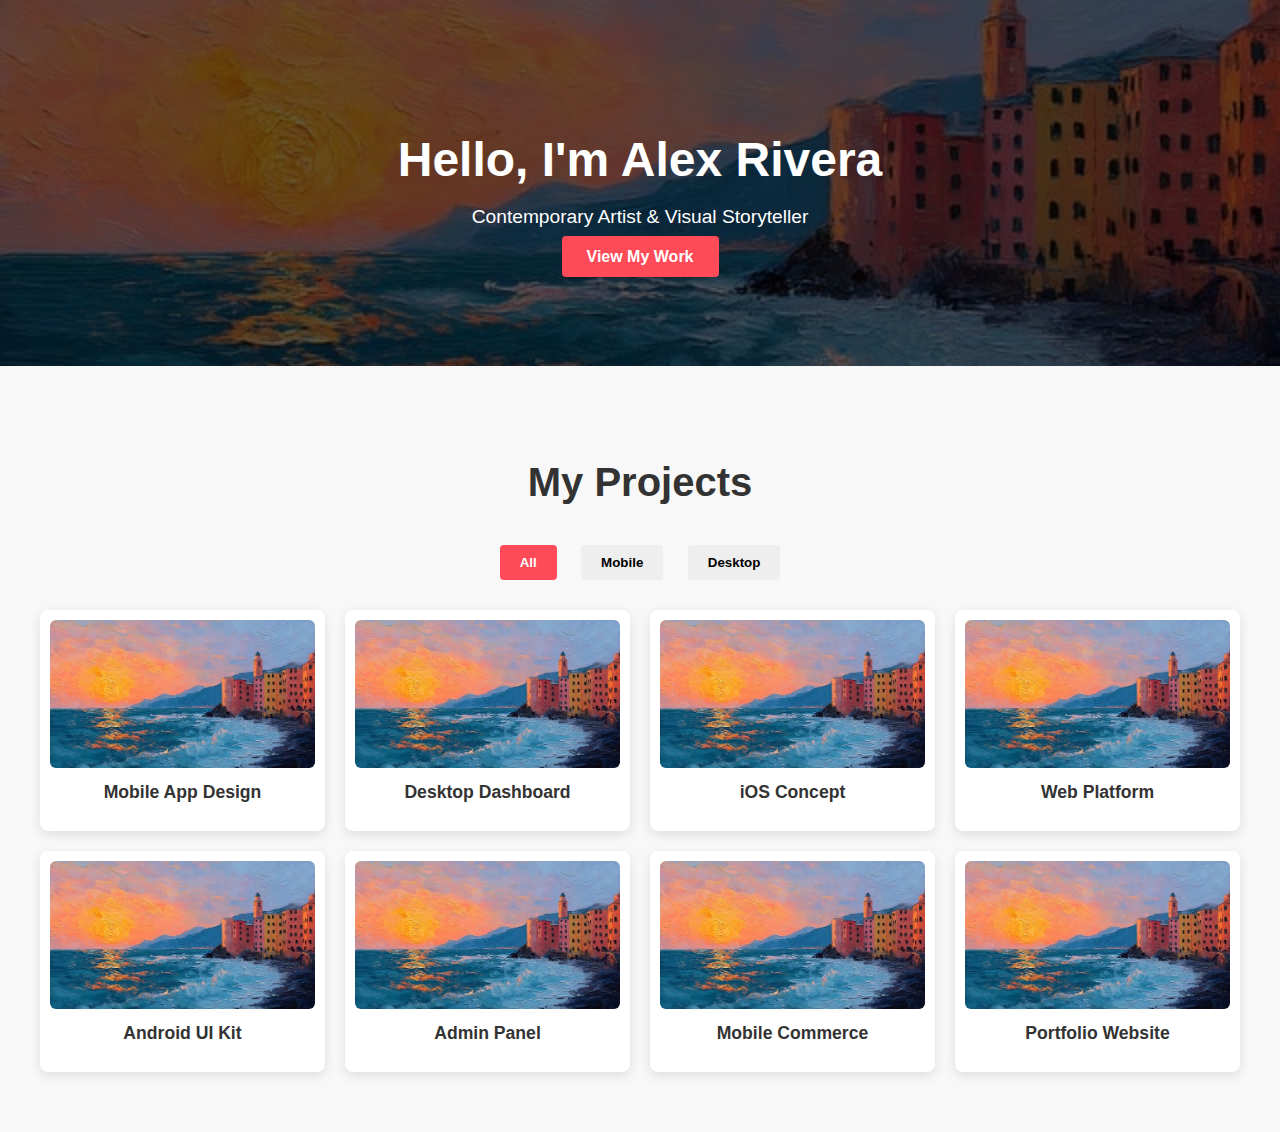
<file: index.html>
<!DOCTYPE html>
<html lang="en">
<head>
  <meta charset="UTF-8" />
  <meta name="viewport" content="width=device-width, initial-scale=1.0" />
  <title>Artist Portfolio</title>
  <link rel="stylesheet" href="styles.css" />
  <script src="app.js"></script>
</head>
<body>

  <!-- Hero Section -->
  <header class="hero">
    <div class="hero-content">
      <h1>Hello, I'm Alex Rivera</h1>
      <p>Contemporary Artist & Visual Storyteller</p>
      <a href="#projects" class="cta">View My Work</a>
    </div>
  </header>

  <!-- Projects Section -->
<section id="projects" class="projects">
  <h2>My Projects</h2>

  <!-- Filter Buttons -->
  <div class="filter-buttons">
    <button class="filter-btn active" data-filter="all">All</button>
    <button class="filter-btn" data-filter="mobile">Mobile</button>
    <button class="filter-btn" data-filter="desktop">Desktop</button>
  </div>

  <!-- Projects Grid -->
  <div class="project-grid">
    <div class="project" data-type="mobile">
      <img src="pic1.jpg" alt="Project 1" />
      <h3>Mobile App Design</h3>
    </div>
    <div class="project" data-type="desktop">
      <img src="pic1.jpg" alt="Project 2" />
      <h3>Desktop Dashboard</h3>
    </div>
    <div class="project" data-type="mobile">
      <img src="pic1.jpg" alt="Project 3" />
      <h3>iOS Concept</h3>
    </div>
    <div class="project" data-type="desktop">
      <img src="pic1.jpg" alt="Project 4" />
      <h3>Web Platform</h3>
    </div>
    <div class="project" data-type="mobile">
      <img src="pic1.jpg" alt="Project 5" />
      <h3>Android UI Kit</h3>
    </div>
    <div class="project" data-type="desktop">
      <img src="pic1.jpg" alt="Project 6" />
      <h3>Admin Panel</h3>
    </div>
    <div class="project" data-type="mobile">
      <img src="pic1.jpg" alt="Project 7" />
      <h3>Mobile Commerce</h3>
    </div>
    <div class="project" data-type="desktop">
      <img src="pic1.jpg" alt="Project 8" />
      <h3>Portfolio Website</h3>
    </div>
  </div>
</section>


</body>
</html>
</file>
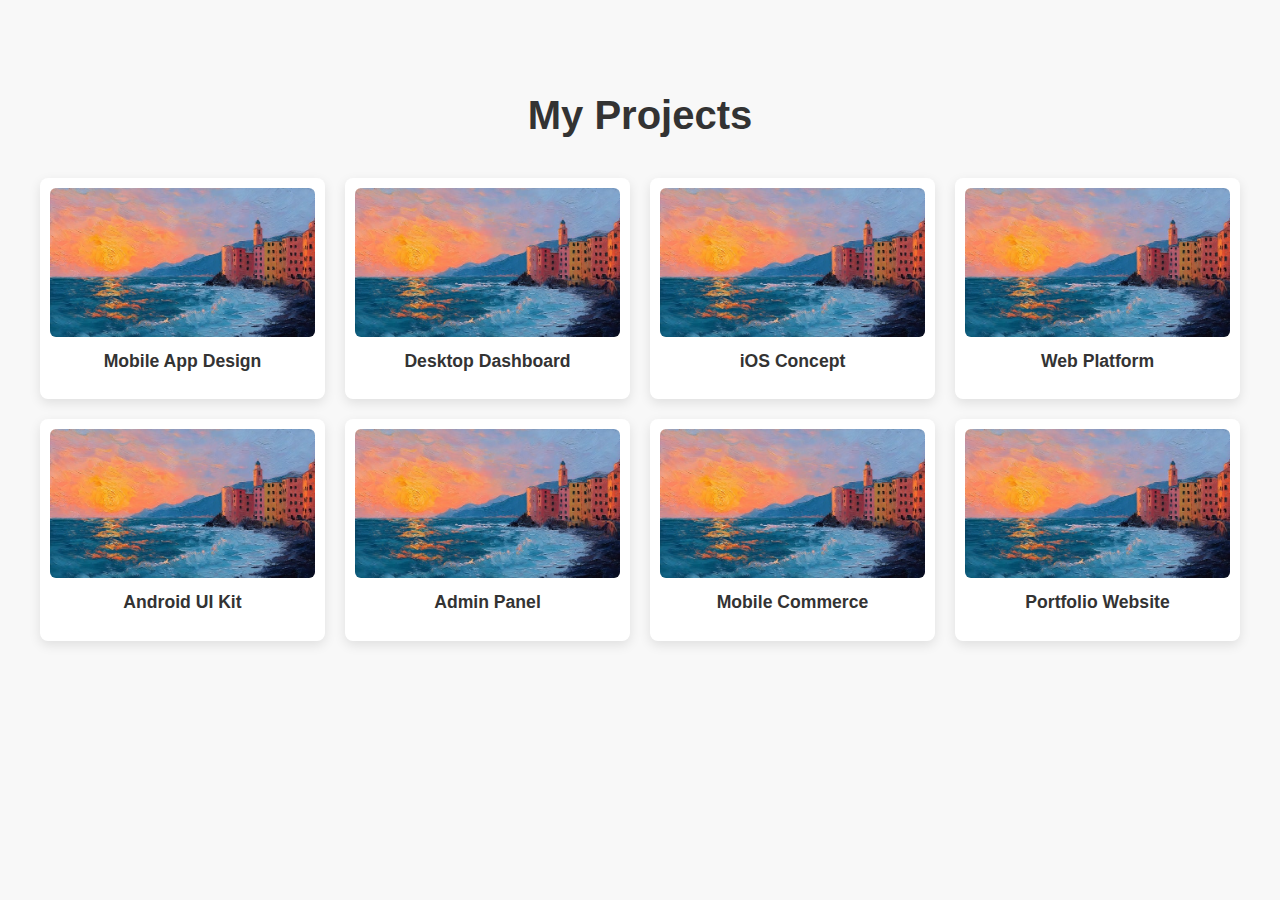
<file: test2/index.html>
<!DOCTYPE html>
<html lang="en">
<head>
  <meta charset="UTF-8" />
  <meta name="viewport" content="width=device-width, initial-scale=1.0" />
  <title>Artist Portfolio</title>
  <link rel="stylesheet" href="styles.css" />
</head>
<body>


  <!-- Projects Section -->
<section id="projects" class="projects">
  <h2>My Projects</h2>

  <!-- Projects Grid -->
  <div class="project-grid">
    <div class="project" data-type="mobile">
      <img src="pic1.jpg" alt="Project 1" />
      <h3>Mobile App Design</h3>
    </div>
    <div class="project" data-type="desktop">
      <img src="pic1.jpg" alt="Project 2" />
      <h3>Desktop Dashboard</h3>
    </div>
    <div class="project" data-type="mobile">
      <img src="pic1.jpg" alt="Project 3" />
      <h3>iOS Concept</h3>
    </div>
    <div class="project" data-type="desktop">
      <img src="pic1.jpg" alt="Project 4" />
      <h3>Web Platform</h3>
    </div>
    <div class="project" data-type="mobile">
      <img src="pic1.jpg" alt="Project 5" />
      <h3>Android UI Kit</h3>
    </div>
    <div class="project" data-type="desktop">
      <img src="pic1.jpg" alt="Project 6" />
      <h3>Admin Panel</h3>
    </div>
    <div class="project" data-type="mobile">
      <img src="pic1.jpg" alt="Project 7" />
      <h3>Mobile Commerce</h3>
    </div>
    <div class="project" data-type="desktop">
      <img src="pic1.jpg" alt="Project 8" />
      <h3>Portfolio Website</h3>
    </div>
  </div>
</section>


</body>
</html>
</file>
<file: styles.css>
/* Reset and base styles */
body {
  margin: 0;
  font-family: 'Helvetica Neue', sans-serif;
  background-color: #f8f8f8;
  color: #333;
}

/* Hero Section */
.hero {
  background: linear-gradient(rgba(0,0,0,0.6), rgba(0,0,0,0.6)), url('pic1.jpg') center/cover;
  color: white;
  padding: 100px 20px;
  text-align: center;
}

.hero h1 {
  font-size: 3rem;
  margin-bottom: 10px;
}

.hero p {
  font-size: 1.2rem;
  margin-bottom: 20px;
}

.cta {
  padding: 12px 25px;
  background-color: #ff4a57;
  color: white;
  text-decoration: none;
  border-radius: 4px;
  font-weight: bold;
}

/* Projects Section */

.filter-buttons {
  text-align: center;
  margin-bottom: 30px;
}

.filter-btn {
  padding: 10px 20px;
  margin: 0 10px;
  background-color: #eee;
  border: none;
  border-radius: 4px;
  cursor: pointer;
  font-weight: bold;
  transition: background-color 0.3s;
}

.filter-btn.active,
.filter-btn:hover {
  background-color: #ff4a57;
  color: white;
}

.projects {
  padding: 60px 20px;
  max-width: 1200px;
  margin: 0 auto;
}

.projects h2 {
  text-align: center;
  font-size: 2.5rem;
  margin-bottom: 40px;
}

.project-grid {
  display: grid;
  grid-template-columns: repeat(auto-fit, minmax(250px, 1fr));
  gap: 20px;
}

.project {
  background-color: white;
  padding: 10px;
  border-radius: 8px;
  box-shadow: 0 4px 12px rgba(0,0,0,0.1);
  text-align: center;
}

.project img {
  max-width: 100%;
  border-radius: 6px;
}

.project h3 {
  margin-top: 10px;
  font-size: 1.1rem;
}
</file>
<file: test2/styles.css>
/* Reset and base styles */
body {
  margin: 0;
  font-family: 'Helvetica Neue', sans-serif;
  background-color: #f8f8f8;
  color: #333;
}

/* Projects Section */


.projects {
  padding: 60px 20px;
  max-width: 1200px;
  margin: 0 auto;
}

.projects h2 {
  text-align: center;
  font-size: 2.5rem;
  margin-bottom: 40px;
}

.project-grid {
  /* display: grid;
  grid-template-columns: repeat(auto-fit, minmax(250px, 1fr));
  gap: 20px; */
  display: grid;
  gap: 20px;
  grid-template-columns: 1fr 1fr 1fr 1fr;
  grid-template-rows: auto;
}
@media (max-width: 875px) {
  .project-grid{
    grid-template-columns: 1fr 1fr;
  }
}
@media (max-width: 600px) {
  .project-grid{
    grid-template-columns: 1fr;
  }
}

.project {
  background-color: white;
  padding: 10px;
  border-radius: 8px;
  box-shadow: 0 4px 12px rgba(0,0,0,0.1);
  text-align: center;
}

.project img {
  max-width: 100%;
  border-radius: 6px;
}

.project h3 {
  margin-top: 10px;
  font-size: 1.1rem;
}
</file>
